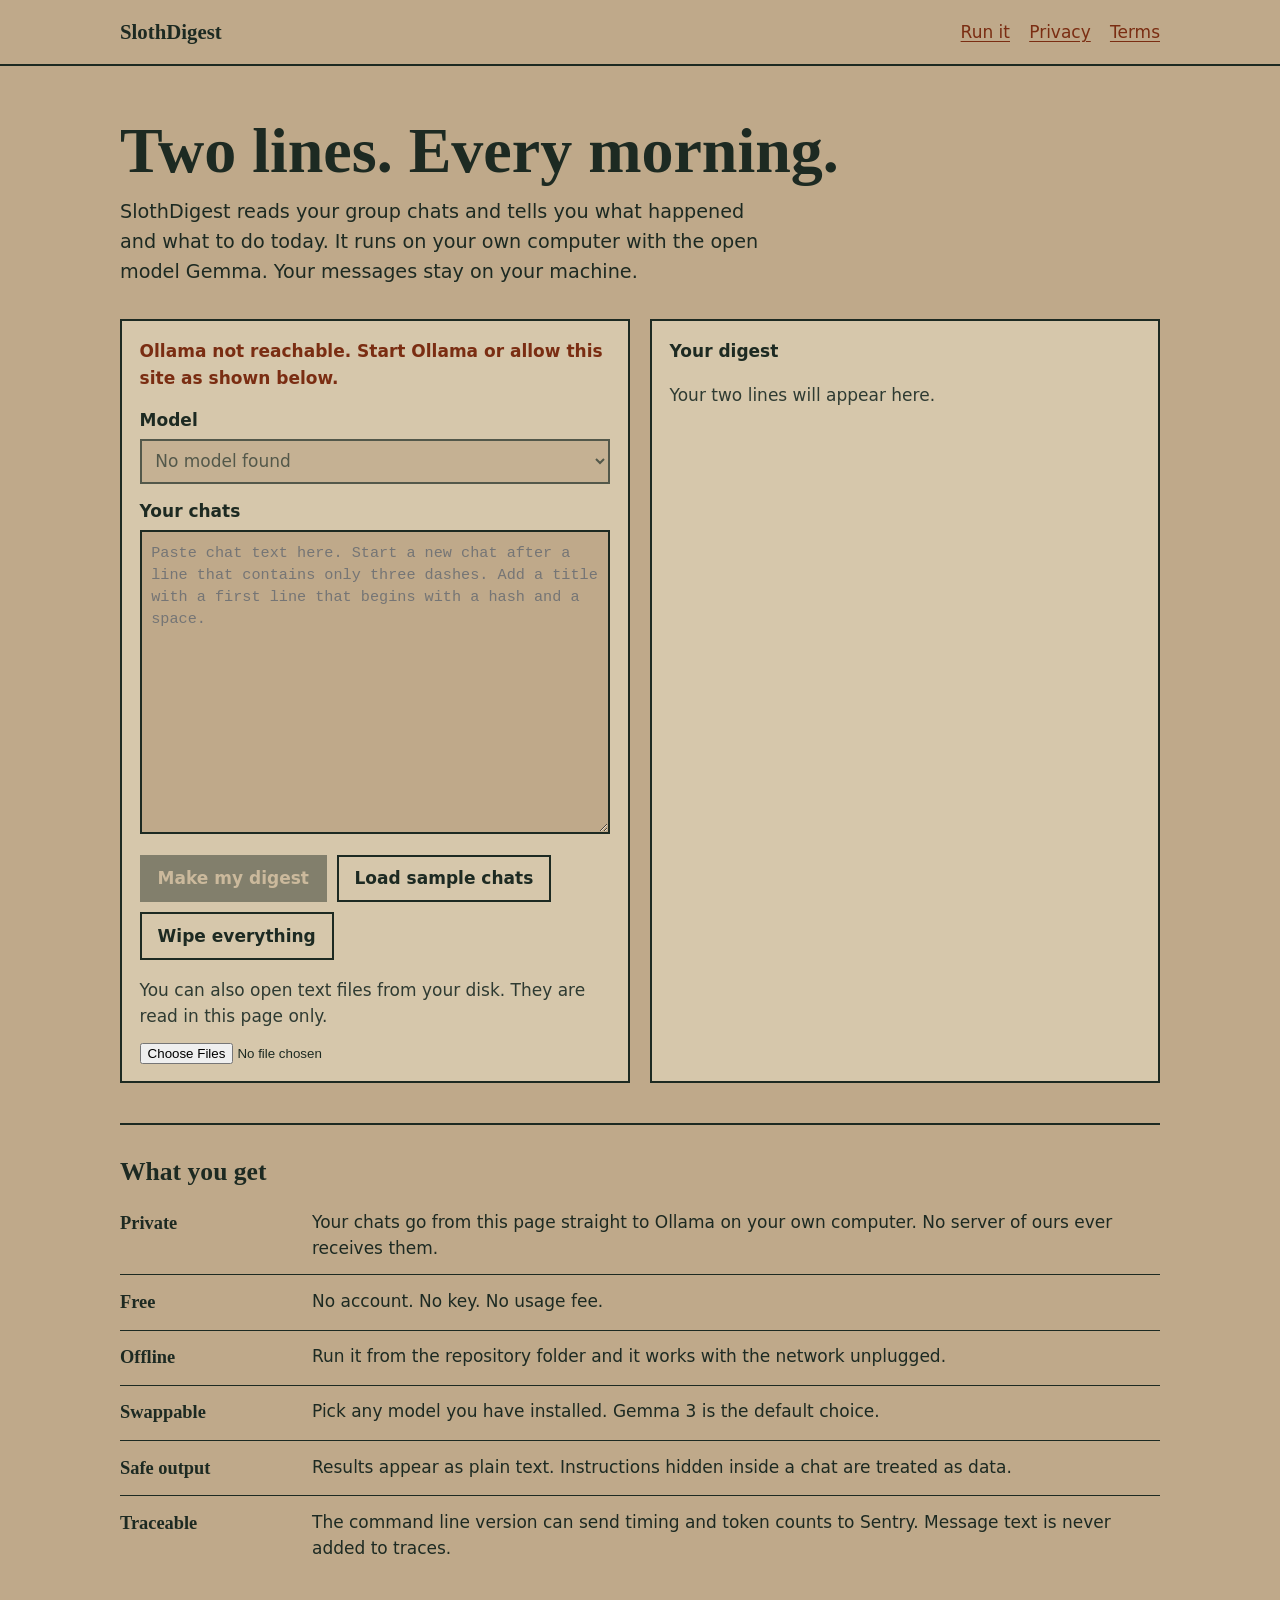
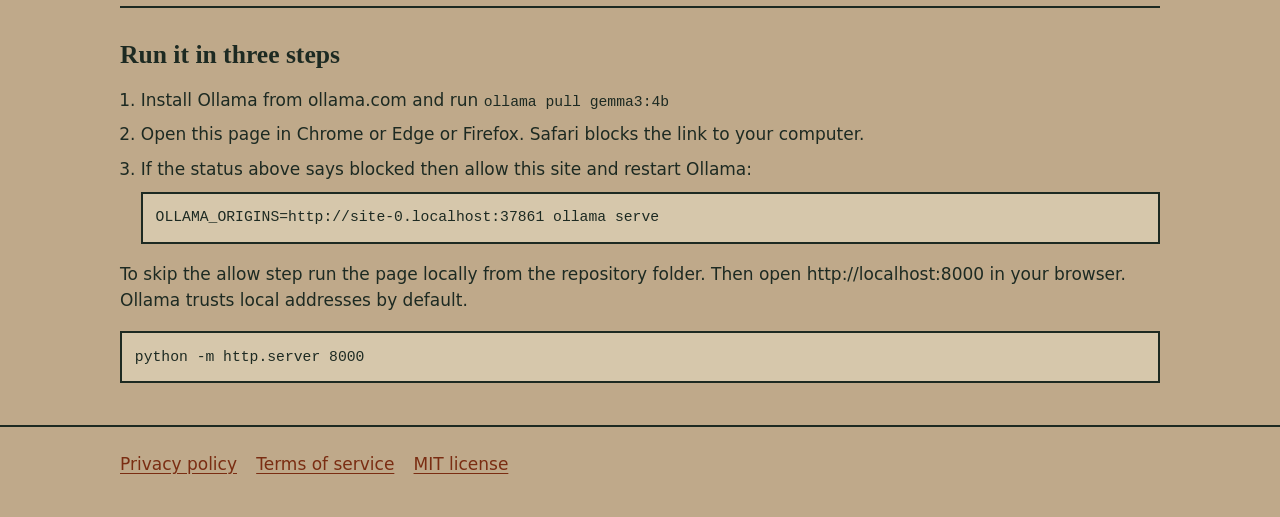
<file: index.html>
<!doctype html>
<html lang="en">
<head>
<meta charset="utf-8">
<meta name="viewport" content="width=device-width,initial-scale=1">
<meta http-equiv="Content-Security-Policy" content="default-src 'none'; script-src 'self'; style-src 'self'; img-src 'self'; connect-src http://localhost:* http://127.0.0.1:*; base-uri 'none'; form-action 'none'">
<meta name="referrer" content="no-referrer">
<title>SlothDigest: two lines every morning</title>
<meta name="description" content="Paste your chats and get a two line digest from the open model Gemma. Everything runs on your own computer.">
<link rel="icon" href="favicon.svg" type="image/svg+xml">
<link rel="stylesheet" href="style.css">
</head>
<body>
<header class="top"><div class="wrap">
<a class="brand" href="index.html">SlothDigest</a>
<nav><a href="#how">Run it</a><a href="privacy.html">Privacy</a><a href="terms.html">Terms</a></nav>
</div></header>

<main class="wrap">
<section class="hero">
<h1>Two lines. Every morning.</h1>
<p>SlothDigest reads your group chats and tells you what happened and what to do today. It runs on your own computer with the open model Gemma. Your messages stay on your machine.</p>
</section>

<section class="tool" aria-label="Digest tool">
<div class="panel">
<p class="status" id="status" aria-live="polite">Checking for Ollama</p>
<div id="statusSkel"><div class="skel w70"></div></div>
<label for="model">Model</label>
<select id="model" disabled><option>No model found</option></select>
<div class="gap"></div>
<label for="input">Your chats</label>
<textarea id="input" spellcheck="false" placeholder="Paste chat text here. Start a new chat after a line that contains only three dashes. Add a title with a first line that begins with a hash and a space."></textarea>
<div class="row">
<button id="run" type="button" disabled>Make my digest</button>
<button id="cancel" type="button" class="alt hidden">Cancel</button>
<button id="sample" type="button" class="alt">Load sample chats</button>
<button id="wipe" type="button" class="alt">Wipe everything</button>
</div>
<p class="empty flush">You can also open text files from your disk. They are read in this page only.</p>
<div class="row"><input id="files" type="file" accept=".txt,text/plain" multiple aria-label="Open chat text files"></div>
</div>

<div class="panel" aria-live="polite">
<div class="lbl">Your digest</div>
<div id="out"><p class="empty">Your two lines will appear here.</p></div>
</div>
</section>

<section class="block" id="facts">
<h2>What you get</h2>
<dl class="facts">
<div><dt>Private</dt><dd>Your chats go from this page straight to Ollama on your own computer. No server of ours ever receives them.</dd></div>
<div><dt>Free</dt><dd>No account. No key. No usage fee.</dd></div>
<div><dt>Offline</dt><dd>Run it from the repository folder and it works with the network unplugged.</dd></div>
<div><dt>Swappable</dt><dd>Pick any model you have installed. Gemma 3 is the default choice.</dd></div>
<div><dt>Safe output</dt><dd>Results appear as plain text. Instructions hidden inside a chat are treated as data.</dd></div>
<div><dt>Traceable</dt><dd>The command line version can send timing and token counts to Sentry. Message text is never added to traces.</dd></div>
</dl>
</section>

<section class="block" id="how">
<h2>Run it in three steps</h2>
<ol class="steps">
<li>Install Ollama from ollama.com and run <code>ollama pull gemma3:4b</code></li>
<li>Open this page in Chrome or Edge or Firefox. Safari blocks the link to your computer.</li>
<li>If the status above says blocked then allow this site and restart Ollama:
<pre id="origins">OLLAMA_ORIGINS=https://your-site ollama serve</pre></li>
</ol>
<p>To skip the allow step run the page locally from the repository folder. Then open http://localhost:8000 in your browser. Ollama trusts local addresses by default.</p>
<pre>python -m http.server 8000</pre>
</section>
</main>

<footer><div class="wrap">
<a href="privacy.html">Privacy policy</a><a href="terms.html">Terms of service</a><a href="https://opensource.org/license/mit">MIT license</a>
</div></footer>
<script src="app.js"></script>
</body>
</html>
</file>
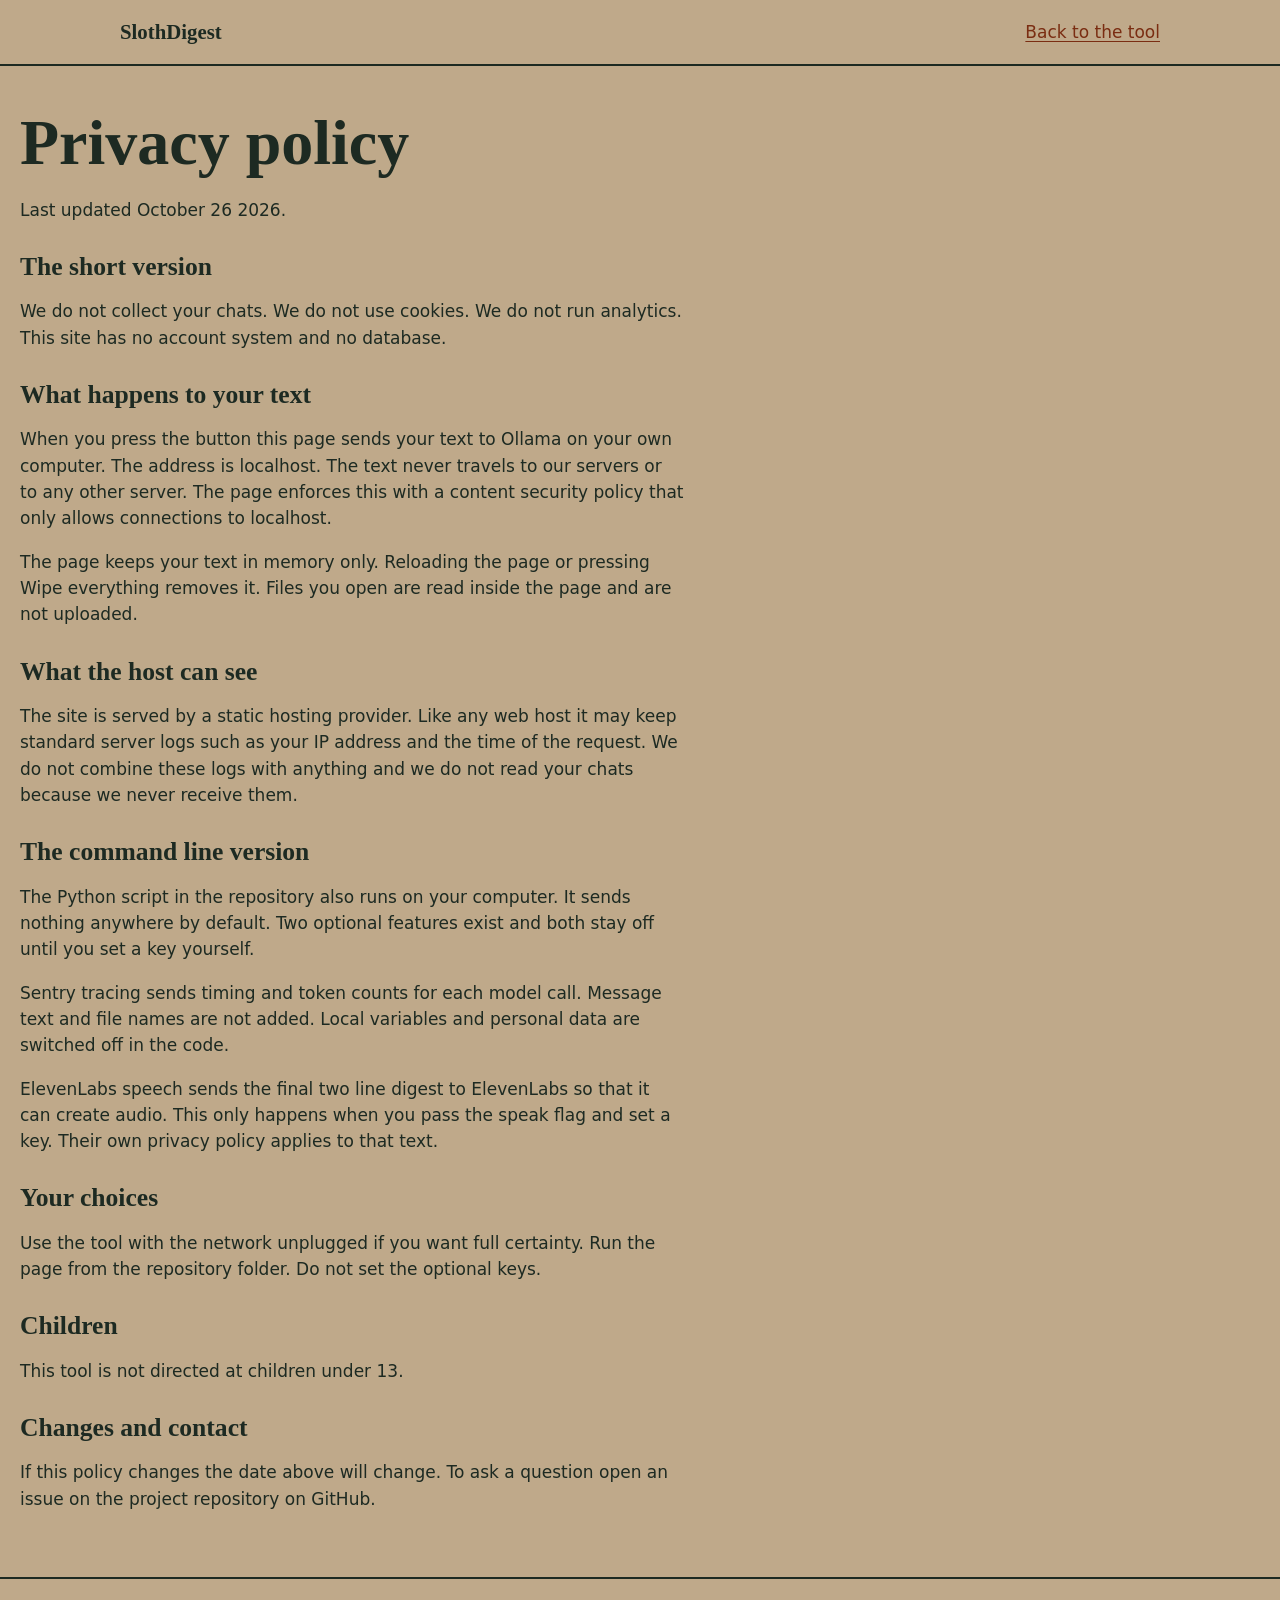
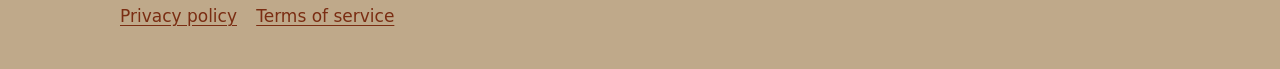
<file: privacy.html>
<!doctype html>
<html lang="en">
<head>
<meta charset="utf-8">
<meta name="viewport" content="width=device-width,initial-scale=1">
<meta http-equiv="Content-Security-Policy" content="default-src 'none'; style-src 'self'; img-src 'self'; base-uri 'none'; form-action 'none'">
<meta name="referrer" content="no-referrer">
<title>Privacy policy | SlothDigest</title>
<link rel="icon" href="favicon.svg" type="image/svg+xml">
<link rel="stylesheet" href="style.css">
</head>
<body>
<header class="top"><div class="wrap"><a class="brand" href="index.html">SlothDigest</a><nav><a href="index.html">Back to the tool</a></nav></div></header>
<main class="doc">
<h1>Privacy policy</h1>
<p>Last updated October 26 2026.</p>

<h2>The short version</h2>
<p>We do not collect your chats. We do not use cookies. We do not run analytics. This site has no account system and no database.</p>

<h2>What happens to your text</h2>
<p>When you press the button this page sends your text to Ollama on your own computer. The address is localhost. The text never travels to our servers or to any other server. The page enforces this with a content security policy that only allows connections to localhost.</p>
<p>The page keeps your text in memory only. Reloading the page or pressing Wipe everything removes it. Files you open are read inside the page and are not uploaded.</p>

<h2>What the host can see</h2>
<p>The site is served by a static hosting provider. Like any web host it may keep standard server logs such as your IP address and the time of the request. We do not combine these logs with anything and we do not read your chats because we never receive them.</p>

<h2>The command line version</h2>
<p>The Python script in the repository also runs on your computer. It sends nothing anywhere by default. Two optional features exist and both stay off until you set a key yourself.</p>
<p>Sentry tracing sends timing and token counts for each model call. Message text and file names are not added. Local variables and personal data are switched off in the code.</p>
<p>ElevenLabs speech sends the final two line digest to ElevenLabs so that it can create audio. This only happens when you pass the speak flag and set a key. Their own privacy policy applies to that text.</p>

<h2>Your choices</h2>
<p>Use the tool with the network unplugged if you want full certainty. Run the page from the repository folder. Do not set the optional keys.</p>

<h2>Children</h2>
<p>This tool is not directed at children under 13.</p>

<h2>Changes and contact</h2>
<p>If this policy changes the date above will change. To ask a question open an issue on the project repository on GitHub.</p>
</main>
<footer><div class="wrap"><a href="privacy.html">Privacy policy</a><a href="terms.html">Terms of service</a></div></footer>
</body>
</html>
</file>
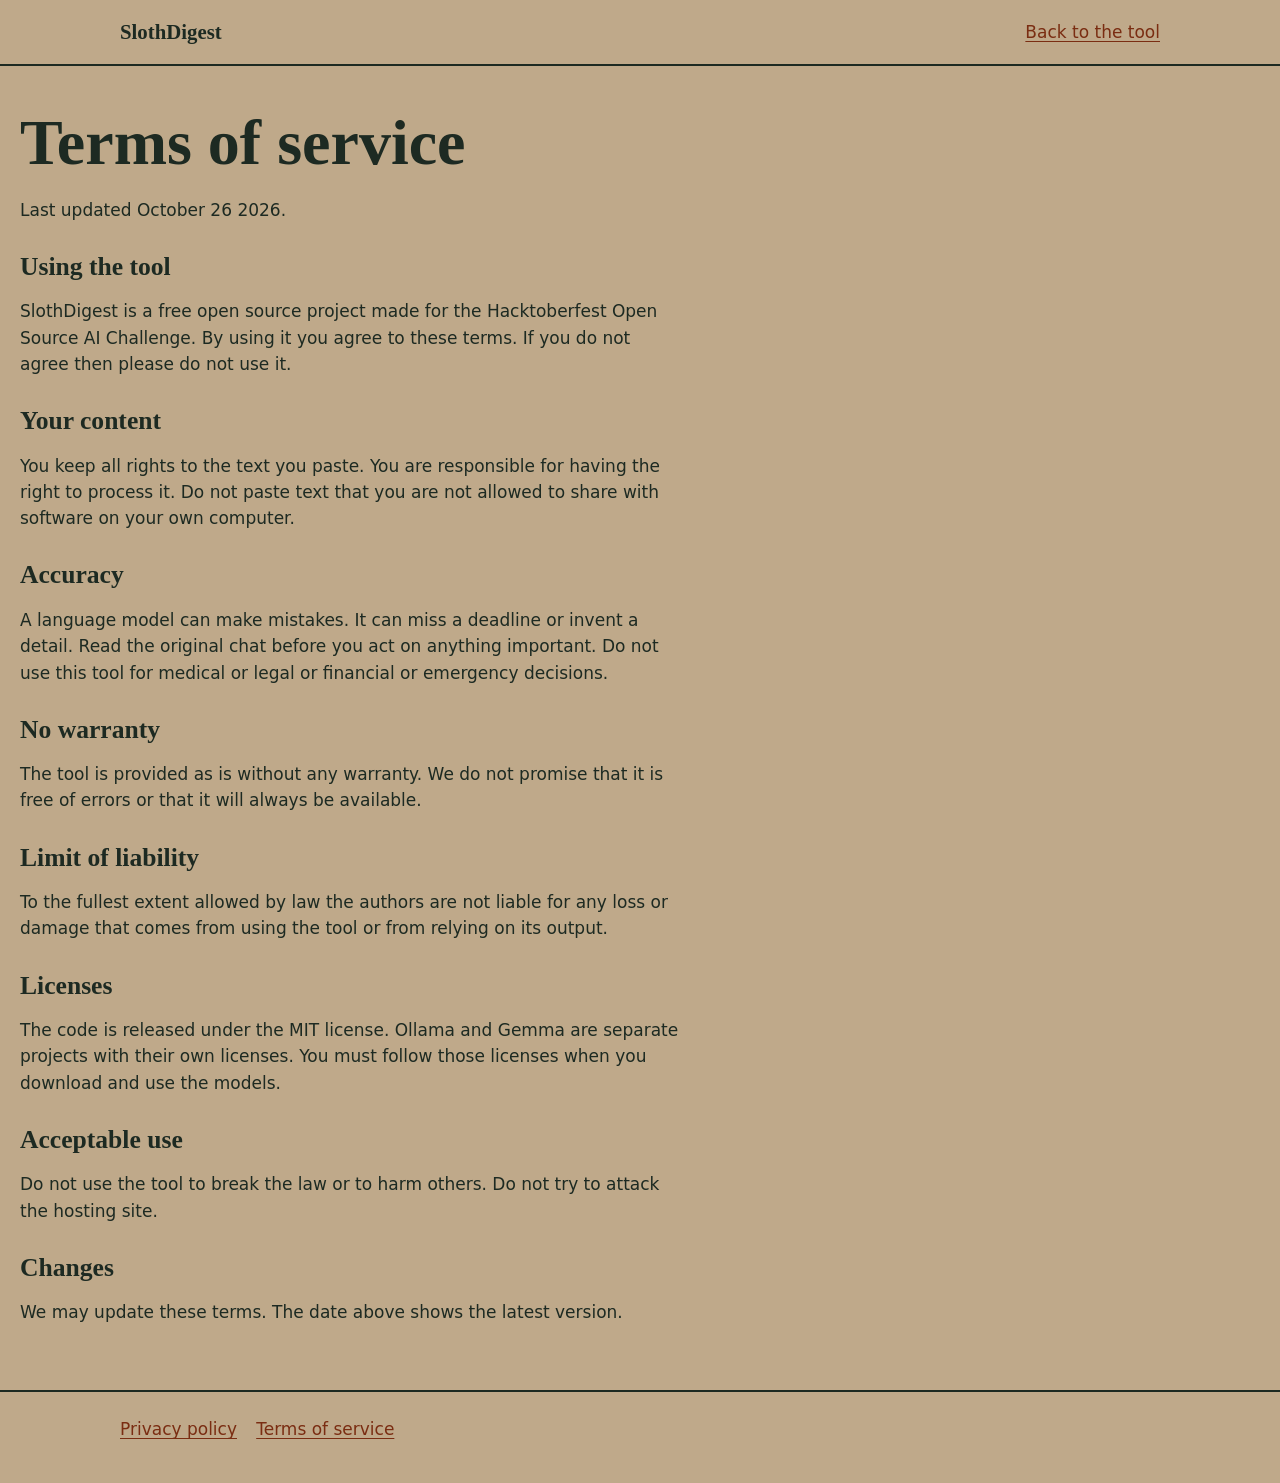
<file: terms.html>
<!doctype html>
<html lang="en">
<head>
<meta charset="utf-8">
<meta name="viewport" content="width=device-width,initial-scale=1">
<meta http-equiv="Content-Security-Policy" content="default-src 'none'; style-src 'self'; img-src 'self'; base-uri 'none'; form-action 'none'">
<meta name="referrer" content="no-referrer">
<title>Terms of service | SlothDigest</title>
<link rel="icon" href="favicon.svg" type="image/svg+xml">
<link rel="stylesheet" href="style.css">
</head>
<body>
<header class="top"><div class="wrap"><a class="brand" href="index.html">SlothDigest</a><nav><a href="index.html">Back to the tool</a></nav></div></header>
<main class="doc">
<h1>Terms of service</h1>
<p>Last updated October 26 2026.</p>

<h2>Using the tool</h2>
<p>SlothDigest is a free open source project made for the Hacktoberfest Open Source AI Challenge. By using it you agree to these terms. If you do not agree then please do not use it.</p>

<h2>Your content</h2>
<p>You keep all rights to the text you paste. You are responsible for having the right to process it. Do not paste text that you are not allowed to share with software on your own computer.</p>

<h2>Accuracy</h2>
<p>A language model can make mistakes. It can miss a deadline or invent a detail. Read the original chat before you act on anything important. Do not use this tool for medical or legal or financial or emergency decisions.</p>

<h2>No warranty</h2>
<p>The tool is provided as is without any warranty. We do not promise that it is free of errors or that it will always be available.</p>

<h2>Limit of liability</h2>
<p>To the fullest extent allowed by law the authors are not liable for any loss or damage that comes from using the tool or from relying on its output.</p>

<h2>Licenses</h2>
<p>The code is released under the MIT license. Ollama and Gemma are separate projects with their own licenses. You must follow those licenses when you download and use the models.</p>

<h2>Acceptable use</h2>
<p>Do not use the tool to break the law or to harm others. Do not try to attack the hosting site.</p>

<h2>Changes</h2>
<p>We may update these terms. The date above shows the latest version.</p>
</main>
<footer><div class="wrap"><a href="privacy.html">Privacy policy</a><a href="terms.html">Terms of service</a></div></footer>
</body>
</html>
</file>
<file: style.css>
:root{--bg:#bfa98a;--panel:#d6c7ab;--ink:#1d2a22;--muted:#2f3b32;--rust:#7a2d12;--skel:#b5a283}
*{box-sizing:border-box;border-radius:0}
html{background:var(--bg);color:var(--ink)}
body{margin:0;font-family:system-ui,"Segoe UI",Roboto,sans-serif;font-size:1.0625rem;line-height:1.55}
h1,h2,h3{font-family:Georgia,"Iowan Old Style","Palatino Linotype",serif;line-height:1.15;margin:0 0 .6rem}
h1{font-size:clamp(2.4rem,6vw,4rem);font-weight:700}
h2{font-size:1.6rem}
h3{font-size:1.15rem}
a{color:var(--rust);text-underline-offset:3px}
.wrap{max-width:1080px;margin:0 auto;padding:0 1.25rem}
header.top{border-bottom:2px solid var(--ink)}
header.top .wrap{display:flex;justify-content:space-between;align-items:center;padding-top:1rem;padding-bottom:1rem;gap:1rem;flex-wrap:wrap}
.brand{font-family:Georgia,serif;font-weight:700;font-size:1.3rem;color:var(--ink);text-decoration:none}
nav a{margin-left:1.2rem}
.hero{padding:3rem 0 2rem}
.hero p{max-width:40rem;font-size:1.2rem;margin:.4rem 0 0}
.tool{display:grid;grid-template-columns:1fr 1fr;gap:1.25rem;padding-bottom:2.5rem}
@media(max-width:820px){.tool{grid-template-columns:1fr}}
.panel{background:var(--panel);border:2px solid var(--ink);padding:1.1rem}
label,.lbl{display:block;font-weight:700;margin:0 0 .35rem}
textarea,select,input[type=text]{width:100%;font:inherit;color:var(--ink);background:var(--bg);border:2px solid var(--ink);padding:.6rem}
textarea{min-height:19rem;resize:vertical;font-family:ui-monospace,Menlo,Consolas,monospace;font-size:.95rem;line-height:1.45}
.row{display:flex;gap:.6rem;flex-wrap:wrap;margin-top:.8rem}
button,.btn{font:inherit;font-weight:700;color:var(--bg);background:var(--ink);border:2px solid var(--ink);padding:.55rem 1rem;cursor:pointer}
button.alt{background:var(--panel);color:var(--ink)}
button:disabled{opacity:.45;cursor:not-allowed}
:focus-visible{outline:3px solid var(--rust);outline-offset:2px}
.status{margin:0 0 1rem;font-weight:700}
.status.ok{color:#1f5a2e}
.status.bad{color:var(--rust)}
.digest{font-family:Georgia,serif;font-size:1.55rem;line-height:1.3;margin:.2rem 0 1.2rem;white-space:pre-wrap}
.chats{margin:0;padding:0;list-style:none}
.chats li{border-top:1px solid var(--ink);padding:.7rem 0}
.chats b{display:block}
.empty{color:var(--muted)}
.skel{height:1.1rem;background:var(--skel);margin:.55rem 0;animation:pulse 1.4s ease-in-out infinite}
.skel.big{height:1.9rem}
.skel.w70{width:70%}
.skel.w50{width:50%}
@keyframes pulse{50%{opacity:.45}}
@media(prefers-reduced-motion:reduce){.skel{animation:none}}
.hidden{display:none}
section.block{border-top:2px solid var(--ink);padding:2rem 0}
dl.facts{margin:0}
dl.facts div{display:grid;grid-template-columns:11rem 1fr;gap:1rem;border-top:1px solid var(--ink);padding:.8rem 0}
dl.facts div:first-child{border-top:0}
@media(max-width:600px){dl.facts div{grid-template-columns:1fr;gap:.2rem}}
dt{font-family:Georgia,serif;font-weight:700;font-size:1.15rem}
dd{margin:0}
pre,code{font-family:ui-monospace,Menlo,Consolas,monospace;font-size:.92rem}
pre{background:var(--panel);border:2px solid var(--ink);padding:.8rem;overflow-x:auto;margin:.6rem 0}
ol.steps{padding-left:1.3rem}
ol.steps li{margin:.5rem 0}
footer{border-top:2px solid var(--ink);padding:1.5rem 0 2.5rem;color:var(--muted)}
footer a{margin-right:1.2rem}
.doc{max-width:44rem;padding:2.5rem 1.25rem 3rem}
.doc h2{margin-top:1.8rem}
.gap{height:.9rem}
.flush{margin-bottom:0}
</file>
